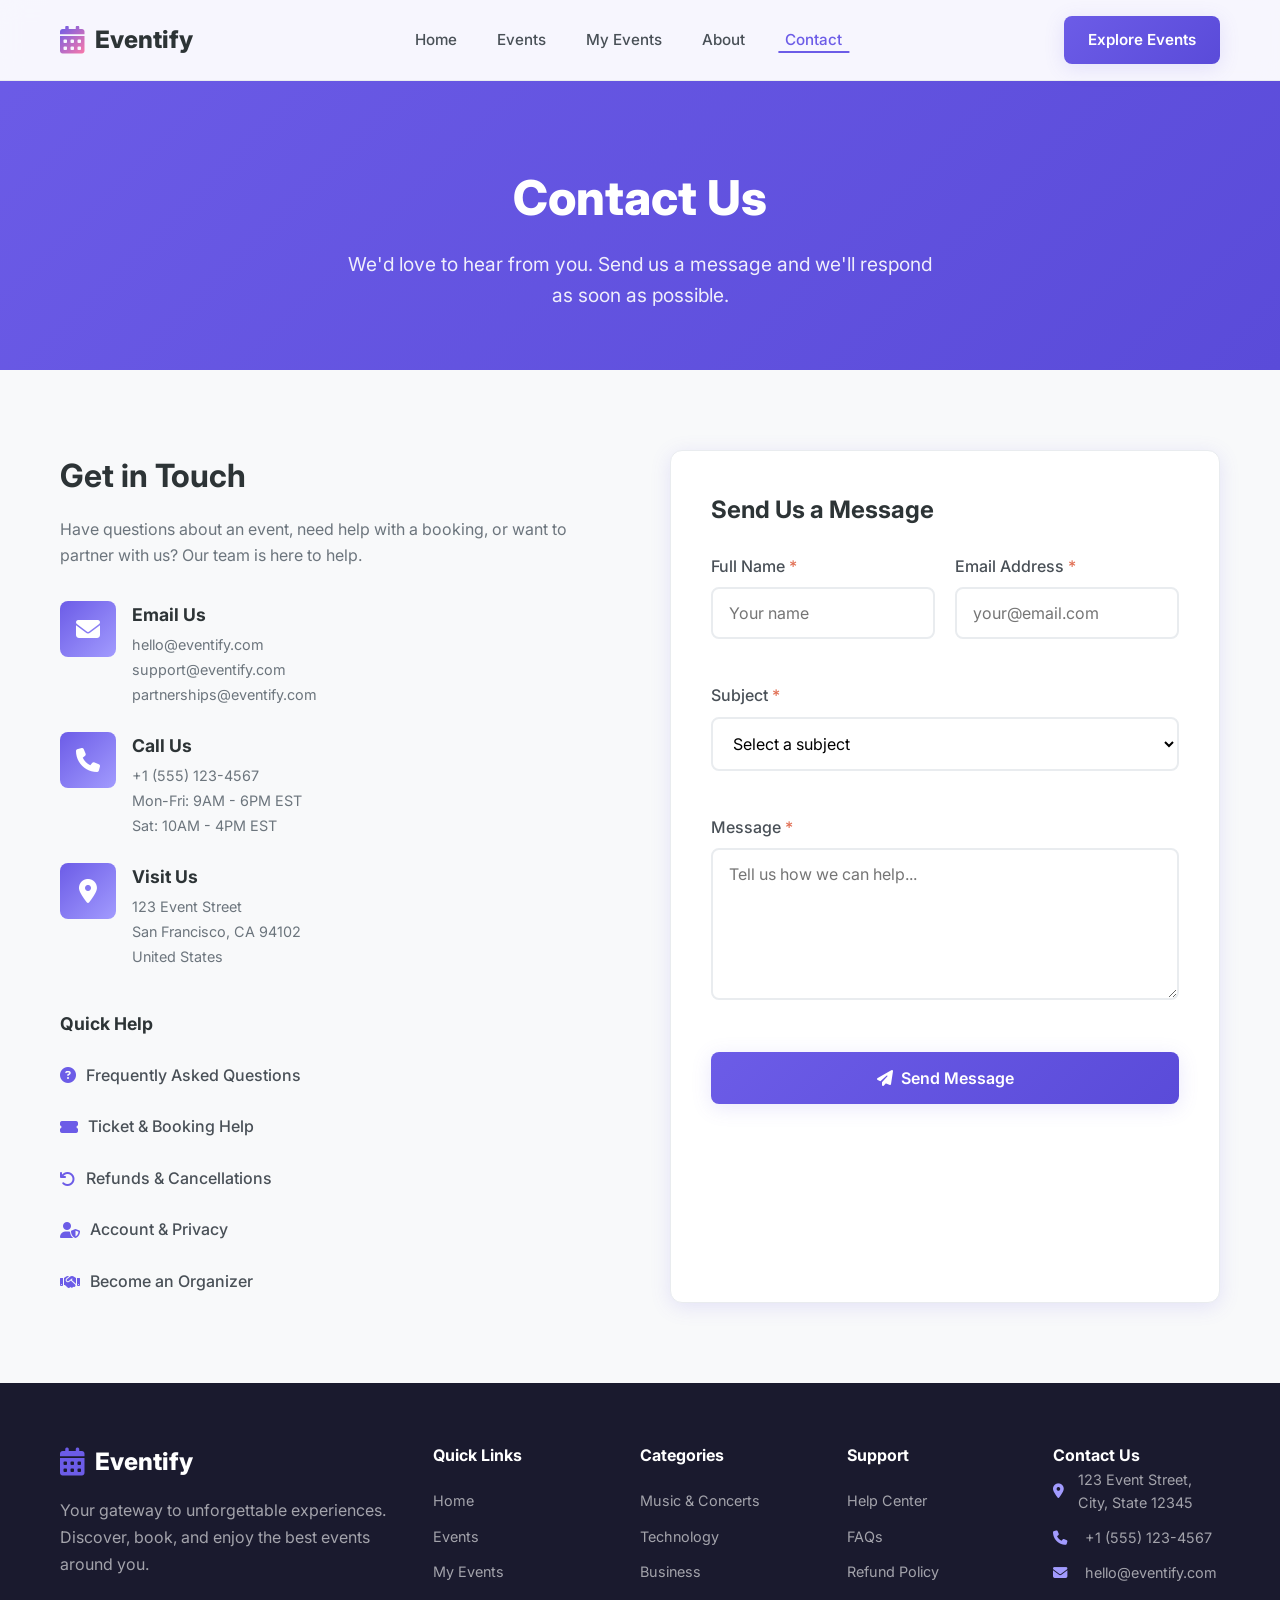
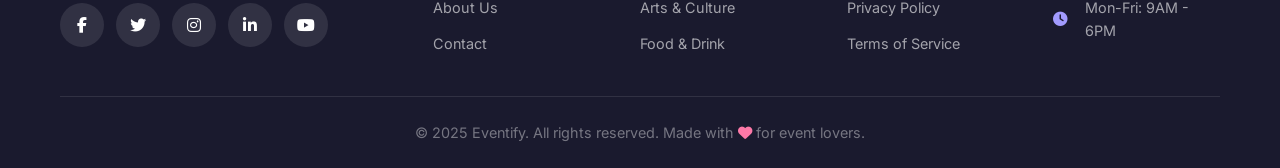
<file: contact.html>
<!DOCTYPE html>
<html lang="en">
<head>
    <meta charset="UTF-8">
    <meta name="viewport" content="width=device-width, initial-scale=1.0">
    <title>Contact Us - Eventify</title>
    <link rel="stylesheet" href="css/style.css">
    <link rel="preconnect" href="https://fonts.googleapis.com">
    <link rel="preconnect" href="https://fonts.gstatic.com" crossorigin>
    <link href="https://fonts.googleapis.com/css2?family=Inter:wght@300;400;500;600;700;800&display=swap" rel="stylesheet">
    <link rel="stylesheet" href="https://cdnjs.cloudflare.com/ajax/libs/font-awesome/6.5.1/css/all.min.css">
</head>
<body>
    <header class="header">
        <nav class="navbar" id="navbar">
            <div class="nav-container">
                <a href="index.html" class="logo">
                    <i class="fas fa-calendar-alt"></i>
                    <span>Eventify</span>
                </a>
                <ul class="nav-links" id="navLinks">
                    <li><a href="index.html">Home</a></li>
                    <li><a href="events.html">Events</a></li>
                    <li><a href="my-events.html">My Events</a></li>
                    <li><a href="about.html">About</a></li>
                    <li><a href="contact.html" class="active">Contact</a></li>
                </ul>
                <div class="nav-actions">
                    <a href="events.html" class="btn btn-primary">Explore Events</a>
                    <button class="mobile-menu-btn" id="mobileMenuBtn" aria-label="Toggle menu">
                        <i class="fas fa-bars"></i>
                    </button>
                </div>
            </div>
        </nav>
    </header>

    <main>
        <section class="page-header">
            <div class="container">
                <h1>Contact Us</h1>
                <p>We'd love to hear from you. Send us a message and we'll respond as soon as possible.</p>
            </div>
        </section>

        <section class="contact-section">
            <div class="container">
                <div class="contact-grid">
                    <div class="contact-info">
                        <h2>Get in Touch</h2>
                        <p>Have questions about an event, need help with a booking, or want to partner with us? Our team is here to help.</p>

                        <div class="contact-methods">
                            <div class="contact-method">
                                <div class="method-icon">
                                    <i class="fas fa-envelope"></i>
                                </div>
                                <div class="method-details">
                                    <h3>Email Us</h3>
                                    <p>hello@eventify.com</p>
                                    <p>support@eventify.com</p>
                                    <p>partnerships@eventify.com</p>
                                </div>
                            </div>
                            <div class="contact-method">
                                <div class="method-icon">
                                    <i class="fas fa-phone"></i>
                                </div>
                                <div class="method-details">
                                    <h3>Call Us</h3>
                                    <p>+1 (555) 123-4567</p>
                                    <p>Mon-Fri: 9AM - 6PM EST</p>
                                    <p>Sat: 10AM - 4PM EST</p>
                                </div>
                            </div>
                            <div class="contact-method">
                                <div class="method-icon">
                                    <i class="fas fa-map-marker-alt"></i>
                                </div>
                                <div class="method-details">
                                    <h3>Visit Us</h3>
                                    <p>123 Event Street</p>
                                    <p>San Francisco, CA 94102</p>
                                    <p>United States</p>
                                </div>
                            </div>
                        </div>

                        <div class="faq-links">
                            <h3>Quick Help</h3>
                            <ul>
                                <li><a href="#"><i class="fas fa-question-circle"></i> Frequently Asked Questions</a></li>
                                <li><a href="#"><i class="fas fa-ticket-alt"></i> Ticket & Booking Help</a></li>
                                <li><a href="#"><i class="fas fa-undo"></i> Refunds & Cancellations</a></li>
                                <li><a href="#"><i class="fas fa-user-shield"></i> Account & Privacy</a></li>
                                <li><a href="#"><i class="fas fa-handshake"></i> Become an Organizer</a></li>
                            </ul>
                        </div>
                    </div>

                    <div class="contact-form-container">
                        <div class="contact-form-card">
                            <h2>Send Us a Message</h2>
                            <form id="contactForm" class="contact-form" novalidate>
                                <div class="form-row">
                                    <div class="form-group">
                                        <label for="contactName">Full Name <span class="required">*</span></label>
                                        <input type="text" id="contactName" name="contactName" placeholder="Your name" required>
                                        <span class="error-message" id="contactNameError"></span>
                                    </div>
                                    <div class="form-group">
                                        <label for="contactEmail">Email Address <span class="required">*</span></label>
                                        <input type="email" id="contactEmail" name="contactEmail" placeholder="your@email.com" required>
                                        <span class="error-message" id="contactEmailError"></span>
                                    </div>
                                </div>
                                <div class="form-group">
                                    <label for="contactSubject">Subject <span class="required">*</span></label>
                                    <select id="contactSubject" name="contactSubject" required>
                                        <option value="">Select a subject</option>
                                        <option value="general">General Inquiry</option>
                                        <option value="booking">Booking & Tickets</option>
                                        <option value="refund">Refunds & Cancellations</option>
                                        <option value="technical">Technical Support</option>
                                        <option value="partnership">Partnership & Organizer</option>
                                        <option value="press">Press & Media</option>
                                        <option value="other">Other</option>
                                    </select>
                                    <span class="error-message" id="contactSubjectError"></span>
                                </div>
                                <div class="form-group">
                                    <label for="contactMessage">Message <span class="required">*</span></label>
                                    <textarea id="contactMessage" name="contactMessage" rows="6" placeholder="Tell us how we can help..." required></textarea>
                                    <span class="error-message" id="contactMessageError"></span>
                                </div>
                                <button type="submit" class="btn btn-primary btn-block btn-large">
                                    <i class="fas fa-paper-plane"></i>
                                    Send Message
                                </button>
                            </form>
                        </div>
                    </div>
                </div>
            </div>
        </section>

        <section class="contact-success" id="contactSuccess" style="display: none;">
            <div class="container">
                <div class="success-card">
                    <div class="success-icon">
                        <i class="fas fa-check-circle"></i>
                    </div>
                    <h2>Message Sent Successfully!</h2>
                    <p>Thank you for contacting us. We've received your message and will get back to you within 24 hours.</p>
                    <a href="contact.html" class="btn btn-primary">Send Another Message</a>
                </div>
            </div>
        </section>
    </main>

    <footer class="footer">
        <div class="container">
            <div class="footer-grid">
                <div class="footer-brand">
                    <div class="logo">
                        <i class="fas fa-calendar-alt"></i>
                        <span>Eventify</span>
                    </div>
                    <p>Your gateway to unforgettable experiences. Discover, book, and enjoy the best events around you.</p>
                    <div class="social-links">
                        <a href="#" aria-label="Facebook"><i class="fab fa-facebook-f"></i></a>
                        <a href="#" aria-label="Twitter"><i class="fab fa-twitter"></i></a>
                        <a href="#" aria-label="Instagram"><i class="fab fa-instagram"></i></a>
                        <a href="#" aria-label="LinkedIn"><i class="fab fa-linkedin-in"></i></a>
                        <a href="#" aria-label="YouTube"><i class="fab fa-youtube"></i></a>
                    </div>
                </div>
                <div class="footer-links">
                    <h4>Quick Links</h4>
                    <ul>
                        <li><a href="index.html">Home</a></li>
                        <li><a href="events.html">Events</a></li>
                        <li><a href="my-events.html">My Events</a></li>
                        <li><a href="about.html">About Us</a></li>
                        <li><a href="contact.html">Contact</a></li>
                    </ul>
                </div>
                <div class="footer-links">
                    <h4>Categories</h4>
                    <ul>
                        <li><a href="events.html?category=music">Music & Concerts</a></li>
                        <li><a href="events.html?category=tech">Technology</a></li>
                        <li><a href="events.html?category=business">Business</a></li>
                        <li><a href="events.html?category=arts">Arts & Culture</a></li>
                        <li><a href="events.html?category=food">Food & Drink</a></li>
                    </ul>
                </div>
                <div class="footer-links">
                    <h4>Support</h4>
                    <ul>
                        <li><a href="#">Help Center</a></li>
                        <li><a href="#">FAQs</a></li>
                        <li><a href="#">Refund Policy</a></li>
                        <li><a href="#">Privacy Policy</a></li>
                        <li><a href="#">Terms of Service</a></li>
                    </ul>
                </div>
                <div class="footer-contact">
                    <h4>Contact Us</h4>
                    <ul>
                        <li><i class="fas fa-map-marker-alt"></i> 123 Event Street, City, State 12345</li>
                        <li><i class="fas fa-phone"></i> +1 (555) 123-4567</li>
                        <li><i class="fas fa-envelope"></i> hello@eventify.com</li>
                        <li><i class="fas fa-clock"></i> Mon-Fri: 9AM - 6PM</li>
                    </ul>
                </div>
            </div>
            <div class="footer-bottom">
                <p>&copy; 2025 Eventify. All rights reserved. Made with <i class="fas fa-heart"></i> for event lovers.</p>
            </div>
        </div>
    </footer>

    <div class="toast-container" id="toastContainer"></div>

    <script src="js/main.js"></script>
</body>
</html>
</file>
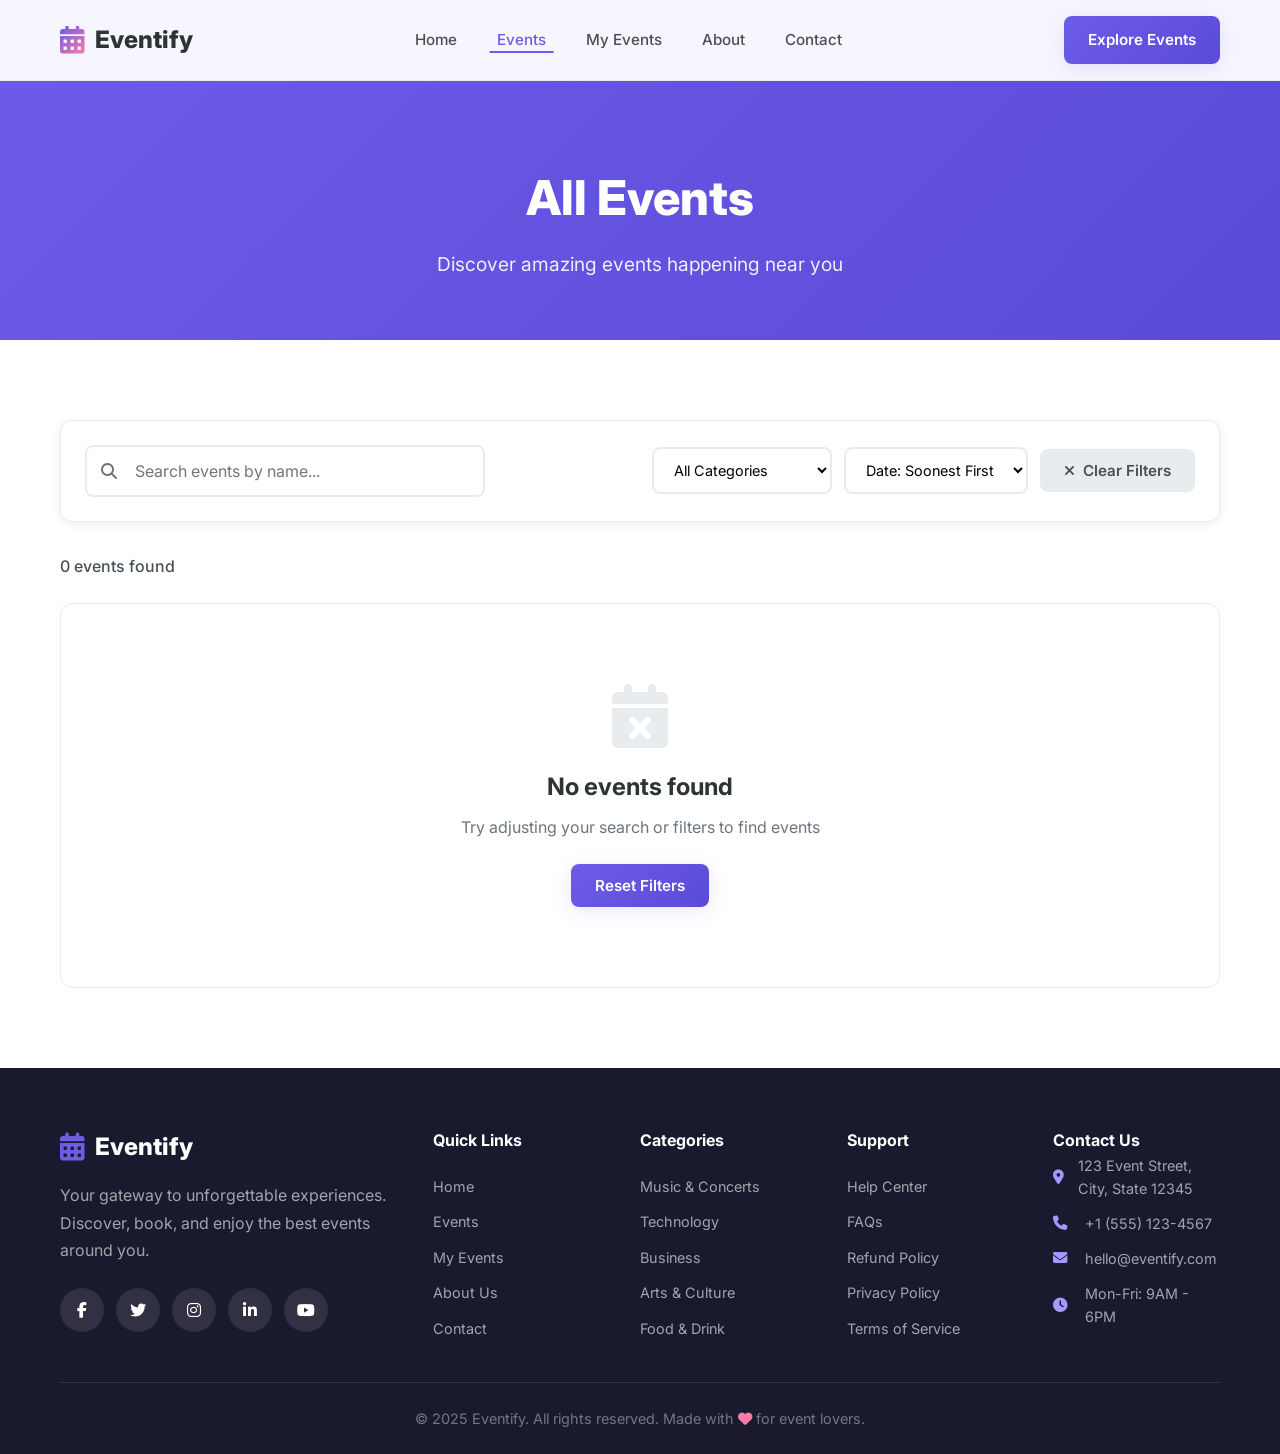
<file: event-details.html>
<!DOCTYPE html>
<html lang="en">
<head>
    <meta charset="UTF-8">
    <meta name="viewport" content="width=device-width, initial-scale=1.0">
    <title>Event Details - Eventify</title>
    <link rel="stylesheet" href="css/style.css">
    <link rel="preconnect" href="https://fonts.googleapis.com">
    <link rel="preconnect" href="https://fonts.gstatic.com" crossorigin>
    <link href="https://fonts.googleapis.com/css2?family=Inter:wght@300;400;500;600;700;800&display=swap" rel="stylesheet">
    <link rel="stylesheet" href="https://cdnjs.cloudflare.com/ajax/libs/font-awesome/6.5.1/css/all.min.css">
</head>
<body>
    <header class="header">
        <nav class="navbar" id="navbar">
            <div class="nav-container">
                <a href="index.html" class="logo">
                    <i class="fas fa-calendar-alt"></i>
                    <span>Eventify</span>
                </a>
                <ul class="nav-links" id="navLinks">
                    <li><a href="index.html">Home</a></li>
                    <li><a href="events.html">Events</a></li>
                    <li><a href="my-events.html">My Events</a></li>
                    <li><a href="about.html">About</a></li>
                    <li><a href="contact.html">Contact</a></li>
                </ul>
                <div class="nav-actions">
                    <a href="events.html" class="btn btn-primary">Explore Events</a>
                    <button class="mobile-menu-btn" id="mobileMenuBtn" aria-label="Toggle menu">
                        <i class="fas fa-bars"></i>
                    </button>
                </div>
            </div>
        </nav>
    </header>

    <main>
        <section class="event-details-section">
            <div class="container">
                <nav class="breadcrumb" id="breadcrumb">
                    <a href="index.html"><i class="fas fa-home"></i> Home</a>
                    <span><i class="fas fa-chevron-right"></i></span>
                    <a href="events.html">Events</a>
                    <span><i class="fas fa-chevron-right"></i></span>
                    <span id="breadcrumbEvent">Event Details</span>
                </nav>

                <div class="event-details-grid">
                    <div class="event-main">
                        <div class="event-banner" id="eventBanner">
                            <img id="eventBannerImg" src="" alt="Event banner">
                            <div class="event-banner-overlay">
                                <span class="event-category-badge" id="eventCategoryBadge"></span>
                            </div>
                        </div>

                        <div class="event-info">
                            <h1 id="eventTitle"></h1>
                            <div class="event-meta" id="eventMeta"></div>

                            <div class="event-description">
                                <h2>About This Event</h2>
                                <p id="eventDescription"></p>
                            </div>

                            <div class="event-details-list" id="eventDetailsList"></div>

                            <div class="event-organizer">
                                <h2>Organizer</h2>
                                <div class="organizer-info" id="organizerInfo"></div>
                            </div>
                        </div>
                    </div>

                    <div class="event-sidebar">
                        <div class="booking-card">
                            <div class="booking-header">
                                <h3>Book Tickets</h3>
                                <span class="booking-price" id="bookingPrice">$0</span>
                            </div>
                            <div class="booking-details" id="bookingDetails"></div>
                            <a href="#" class="btn btn-primary btn-block" id="registerBtn">
                                <i class="fas fa-ticket-alt"></i>
                                Register Now
                            </a>
                            <div class="booking-guarantees">
                                <div class="guarantee">
                                    <i class="fas fa-shield-alt"></i>
                                    <span>Secure Payment</span>
                                </div>
                                <div class="guarantee">
                                    <i class="fas fa-ticket-alt"></i>
                                    <span>Instant Confirmation</span>
                                </div>
                                <div class="guarantee">
                                    <i class="fas fa-undo"></i>
                                    <span>Easy Refunds</span>
                                </div>
                            </div>
                        </div>

                        <div class="share-card">
                            <h3>Share Event</h3>
                            <div class="share-buttons">
                                <button class="share-btn facebook" onclick="shareEvent('facebook')" aria-label="Share on Facebook">
                                    <i class="fab fa-facebook-f"></i>
                                </button>
                                <button class="share-btn twitter" onclick="shareEvent('twitter')" aria-label="Share on Twitter">
                                    <i class="fab fa-twitter"></i>
                                </button>
                                <button class="share-btn linkedin" onclick="shareEvent('linkedin')" aria-label="Share on LinkedIn">
                                    <i class="fab fa-linkedin-in"></i>
                                </button>
                                <button class="share-btn email" onclick="shareEvent('email')" aria-label="Share via Email">
                                    <i class="fas fa-envelope"></i>
                                </button>
                            </div>
                        </div>
                    </div>
                </div>
            </div>
        </section>

        <section class="related-events">
            <div class="container">
                <h2>You May Also Like</h2>
                <div class="events-grid" id="relatedEventsGrid"></div>
            </div>
        </section>
    </main>

    <footer class="footer">
        <div class="container">
            <div class="footer-grid">
                <div class="footer-brand">
                    <div class="logo">
                        <i class="fas fa-calendar-alt"></i>
                        <span>Eventify</span>
                    </div>
                    <p>Your gateway to unforgettable experiences. Discover, book, and enjoy the best events around you.</p>
                    <div class="social-links">
                        <a href="#" aria-label="Facebook"><i class="fab fa-facebook-f"></i></a>
                        <a href="#" aria-label="Twitter"><i class="fab fa-twitter"></i></a>
                        <a href="#" aria-label="Instagram"><i class="fab fa-instagram"></i></a>
                        <a href="#" aria-label="LinkedIn"><i class="fab fa-linkedin-in"></i></a>
                        <a href="#" aria-label="YouTube"><i class="fab fa-youtube"></i></a>
                    </div>
                </div>
                <div class="footer-links">
                    <h4>Quick Links</h4>
                    <ul>
                        <li><a href="index.html">Home</a></li>
                        <li><a href="events.html">Events</a></li>
                        <li><a href="my-events.html">My Events</a></li>
                        <li><a href="about.html">About Us</a></li>
                        <li><a href="contact.html">Contact</a></li>
                    </ul>
                </div>
                <div class="footer-links">
                    <h4>Categories</h4>
                    <ul>
                        <li><a href="events.html?category=music">Music & Concerts</a></li>
                        <li><a href="events.html?category=tech">Technology</a></li>
                        <li><a href="events.html?category=business">Business</a></li>
                        <li><a href="events.html?category=arts">Arts & Culture</a></li>
                        <li><a href="events.html?category=food">Food & Drink</a></li>
                    </ul>
                </div>
                <div class="footer-links">
                    <h4>Support</h4>
                    <ul>
                        <li><a href="#">Help Center</a></li>
                        <li><a href="#">FAQs</a></li>
                        <li><a href="#">Refund Policy</a></li>
                        <li><a href="#">Privacy Policy</a></li>
                        <li><a href="#">Terms of Service</a></li>
                    </ul>
                </div>
                <div class="footer-contact">
                    <h4>Contact Us</h4>
                    <ul>
                        <li><i class="fas fa-map-marker-alt"></i> 123 Event Street, City, State 12345</li>
                        <li><i class="fas fa-phone"></i> +1 (555) 123-4567</li>
                        <li><i class="fas fa-envelope"></i> hello@eventify.com</li>
                        <li><i class="fas fa-clock"></i> Mon-Fri: 9AM - 6PM</li>
                    </ul>
                </div>
            </div>
            <div class="footer-bottom">
                <p>&copy; 2025 Eventify. All rights reserved. Made with <i class="fas fa-heart"></i> for event lovers.</p>
            </div>
        </div>
    </footer>

    <div class="toast-container" id="toastContainer"></div>

    <script src="js/main.js"></script>
    <script src="js/events.js"></script>
</body>
</html>
</file>
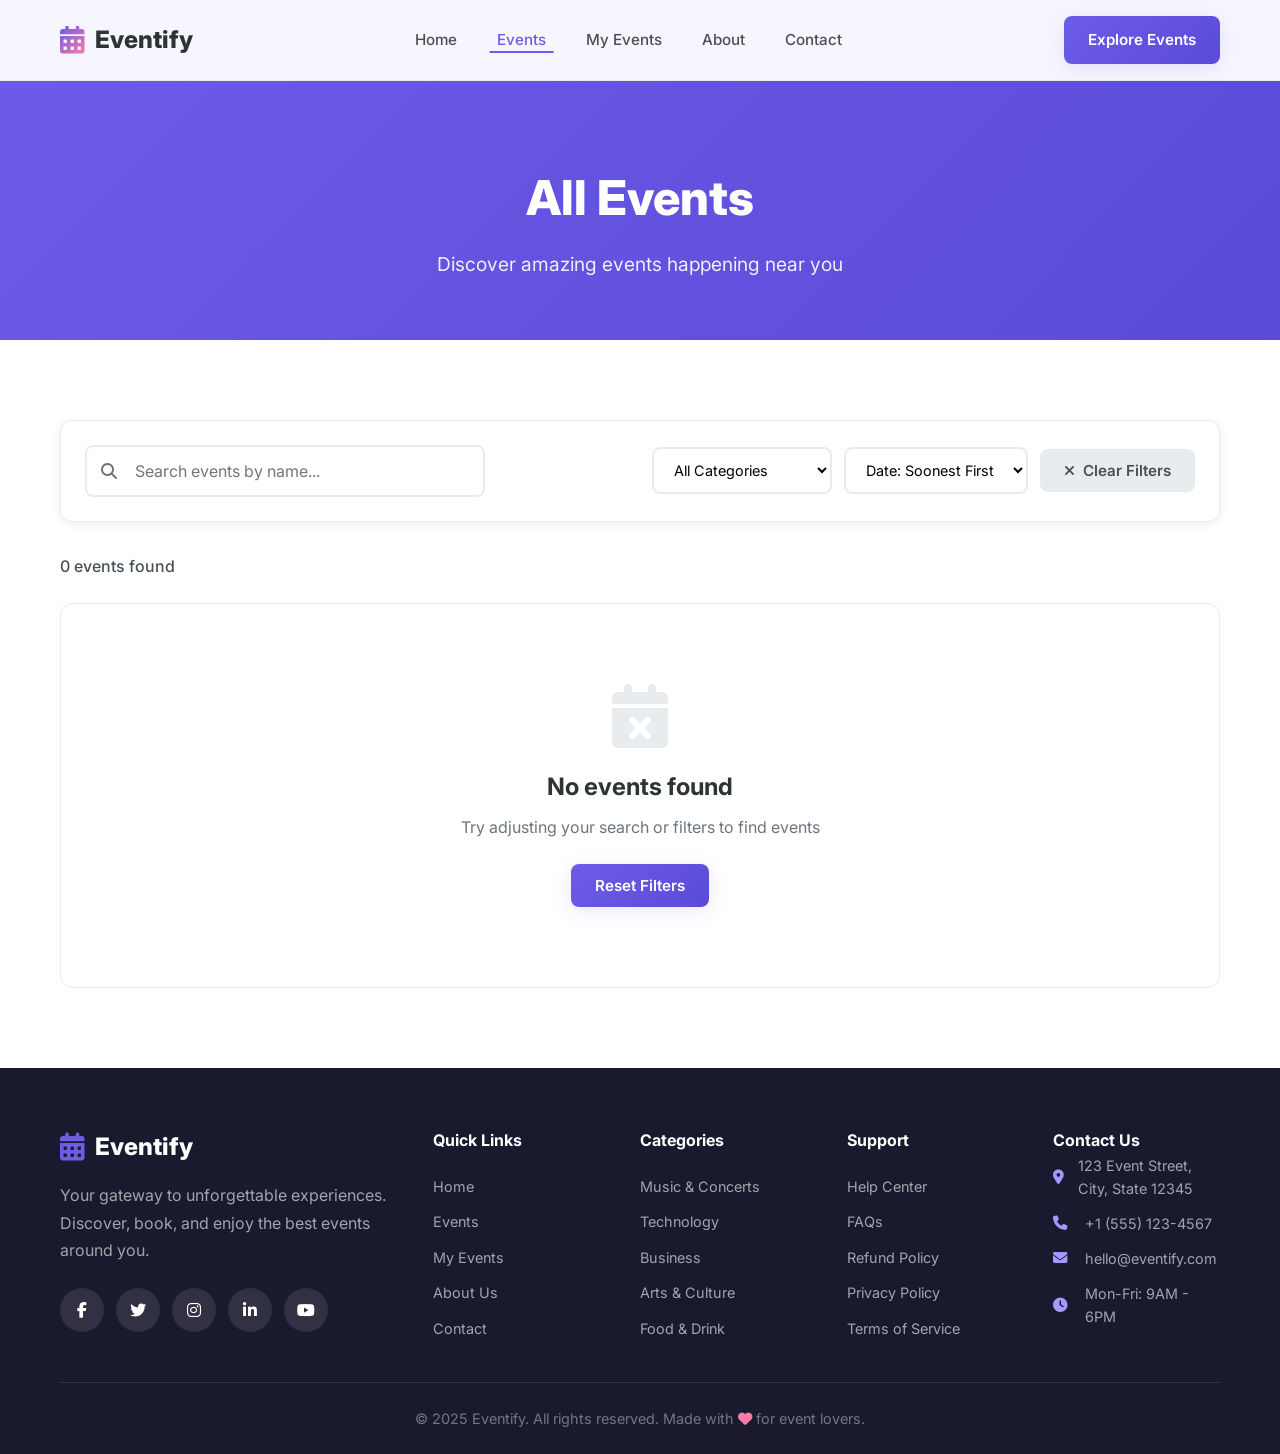
<file: events.html>
<!DOCTYPE html>
<html lang="en">
<head>
    <meta charset="UTF-8">
    <meta name="viewport" content="width=device-width, initial-scale=1.0">
    <title>Events - Eventify</title>
    <link rel="stylesheet" href="css/style.css">
    <link rel="preconnect" href="https://fonts.googleapis.com">
    <link rel="preconnect" href="https://fonts.gstatic.com" crossorigin>
    <link href="https://fonts.googleapis.com/css2?family=Inter:wght@300;400;500;600;700;800&display=swap" rel="stylesheet">
    <link rel="stylesheet" href="https://cdnjs.cloudflare.com/ajax/libs/font-awesome/6.5.1/css/all.min.css">
</head>
<body>
    <header class="header">
        <nav class="navbar" id="navbar">
            <div class="nav-container">
                <a href="index.html" class="logo">
                    <i class="fas fa-calendar-alt"></i>
                    <span>Eventify</span>
                </a>
                <ul class="nav-links" id="navLinks">
                    <li><a href="index.html">Home</a></li>
                    <li><a href="events.html" class="active">Events</a></li>
                    <li><a href="my-events.html">My Events</a></li>
                    <li><a href="about.html">About</a></li>
                    <li><a href="contact.html">Contact</a></li>
                </ul>
                <div class="nav-actions">
                    <a href="events.html" class="btn btn-primary">Explore Events</a>
                    <button class="mobile-menu-btn" id="mobileMenuBtn" aria-label="Toggle menu">
                        <i class="fas fa-bars"></i>
                    </button>
                </div>
            </div>
        </nav>
    </header>

    <main>
        <section class="page-header">
            <div class="container">
                <h1>All Events</h1>
                <p>Discover amazing events happening near you</p>
            </div>
        </section>

        <section class="events-section">
            <div class="container">
                <div class="events-toolbar">
                    <div class="search-box">
                        <i class="fas fa-search"></i>
                        <input type="text" id="searchInput" placeholder="Search events by name..." autocomplete="off">
                    </div>
                    <div class="filters">
                        <select id="categoryFilter" class="filter-select">
                            <option value="">All Categories</option>
                            <option value="music">Music & Concerts</option>
                            <option value="tech">Technology</option>
                            <option value="business">Business</option>
                            <option value="arts">Arts & Culture</option>
                            <option value="food">Food & Drink</option>
                            <option value="sports">Sports</option>
                            <option value="education">Education</option>
                            <option value="health">Health & Wellness</option>
                        </select>
                        <select id="sortFilter" class="filter-select">
                            <option value="date-asc">Date: Soonest First</option>
                            <option value="date-desc">Date: Latest First</option>
                            <option value="price-asc">Price: Low to High</option>
                            <option value="price-desc">Price: High to Low</option>
                            <option value="name-asc">Name: A to Z</option>
                            <option value="name-desc">Name: Z to A</option>
                        </select>
                        <button class="btn btn-secondary" id="clearFiltersBtn">
                            <i class="fas fa-times"></i> Clear Filters
                        </button>
                    </div>
                </div>

                <div class="events-results">
                    <div class="results-info">
                        <span id="resultsCount">0 events found</span>
                    </div>
                    <div class="events-grid" id="eventsGrid"></div>
                    <div class="empty-state" id="emptyState" style="display: none;">
                        <i class="fas fa-calendar-times"></i>
                        <h3>No events found</h3>
                        <p>Try adjusting your search or filters to find events</p>
                        <button class="btn btn-primary" id="resetFiltersBtn">Reset Filters</button>
                    </div>
                </div>
            </div>
        </section>
    </main>

    <footer class="footer">
        <div class="container">
            <div class="footer-grid">
                <div class="footer-brand">
                    <div class="logo">
                        <i class="fas fa-calendar-alt"></i>
                        <span>Eventify</span>
                    </div>
                    <p>Your gateway to unforgettable experiences. Discover, book, and enjoy the best events around you.</p>
                    <div class="social-links">
                        <a href="#" aria-label="Facebook"><i class="fab fa-facebook-f"></i></a>
                        <a href="#" aria-label="Twitter"><i class="fab fa-twitter"></i></a>
                        <a href="#" aria-label="Instagram"><i class="fab fa-instagram"></i></a>
                        <a href="#" aria-label="LinkedIn"><i class="fab fa-linkedin-in"></i></a>
                        <a href="#" aria-label="YouTube"><i class="fab fa-youtube"></i></a>
                    </div>
                </div>
                <div class="footer-links">
                    <h4>Quick Links</h4>
                    <ul>
                        <li><a href="index.html">Home</a></li>
                        <li><a href="events.html">Events</a></li>
                        <li><a href="my-events.html">My Events</a></li>
                        <li><a href="about.html">About Us</a></li>
                        <li><a href="contact.html">Contact</a></li>
                    </ul>
                </div>
                <div class="footer-links">
                    <h4>Categories</h4>
                    <ul>
                        <li><a href="events.html?category=music">Music & Concerts</a></li>
                        <li><a href="events.html?category=tech">Technology</a></li>
                        <li><a href="events.html?category=business">Business</a></li>
                        <li><a href="events.html?category=arts">Arts & Culture</a></li>
                        <li><a href="events.html?category=food">Food & Drink</a></li>
                    </ul>
                </div>
                <div class="footer-links">
                    <h4>Support</h4>
                    <ul>
                        <li><a href="#">Help Center</a></li>
                        <li><a href="#">FAQs</a></li>
                        <li><a href="#">Refund Policy</a></li>
                        <li><a href="#">Privacy Policy</a></li>
                        <li><a href="#">Terms of Service</a></li>
                    </ul>
                </div>
                <div class="footer-contact">
                    <h4>Contact Us</h4>
                    <ul>
                        <li><i class="fas fa-map-marker-alt"></i> 123 Event Street, City, State 12345</li>
                        <li><i class="fas fa-phone"></i> +1 (555) 123-4567</li>
                        <li><i class="fas fa-envelope"></i> hello@eventify.com</li>
                        <li><i class="fas fa-clock"></i> Mon-Fri: 9AM - 6PM</li>
                    </ul>
                </div>
            </div>
            <div class="footer-bottom">
                <p>&copy; 2025 Eventify. All rights reserved. Made with <i class="fas fa-heart"></i> for event lovers.</p>
            </div>
        </div>
    </footer>

    <div class="toast-container" id="toastContainer"></div>

    <script src="js/main.js"></script>
    <script src="js/events.js"></script>
</body>
</html>
</file>
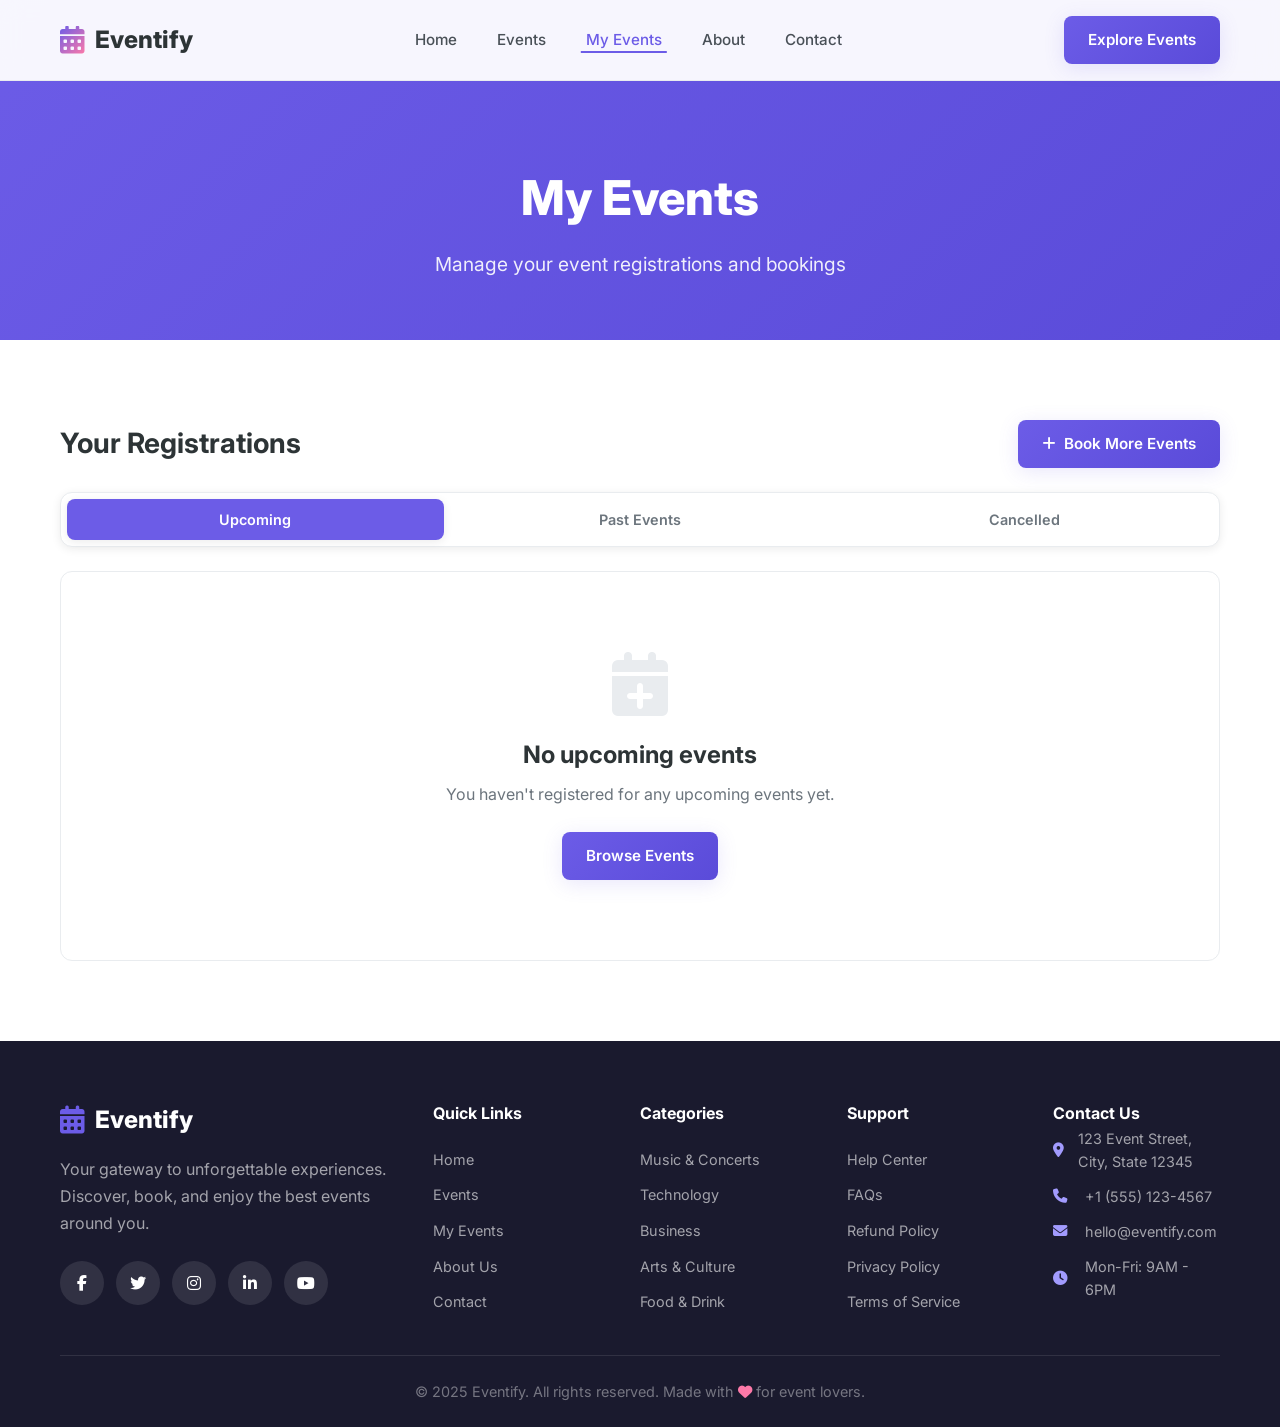
<file: my-events.html>
<!DOCTYPE html>
<html lang="en">
<head>
    <meta charset="UTF-8">
    <meta name="viewport" content="width=device-width, initial-scale=1.0">
    <title>My Events - Eventify</title>
    <link rel="stylesheet" href="css/style.css">
    <link rel="preconnect" href="https://fonts.googleapis.com">
    <link rel="preconnect" href="https://fonts.gstatic.com" crossorigin>
    <link href="https://fonts.googleapis.com/css2?family=Inter:wght@300;400;500;600;700;800&display=swap" rel="stylesheet">
    <link rel="stylesheet" href="https://cdnjs.cloudflare.com/ajax/libs/font-awesome/6.5.1/css/all.min.css">
</head>
<body>
    <header class="header">
        <nav class="navbar" id="navbar">
            <div class="nav-container">
                <a href="index.html" class="logo">
                    <i class="fas fa-calendar-alt"></i>
                    <span>Eventify</span>
                </a>
                <ul class="nav-links" id="navLinks">
                    <li><a href="index.html">Home</a></li>
                    <li><a href="events.html">Events</a></li>
                    <li><a href="my-events.html" class="active">My Events</a></li>
                    <li><a href="about.html">About</a></li>
                    <li><a href="contact.html">Contact</a></li>
                </ul>
                <div class="nav-actions">
                    <a href="events.html" class="btn btn-primary">Explore Events</a>
                    <button class="mobile-menu-btn" id="mobileMenuBtn" aria-label="Toggle menu">
                        <i class="fas fa-bars"></i>
                    </button>
                </div>
            </div>
        </nav>
    </header>

    <main>
        <section class="page-header">
            <div class="container">
                <h1>My Events</h1>
                <p>Manage your event registrations and bookings</p>
            </div>
        </section>

        <section class="my-events-section">
            <div class="container">
                <div class="my-events-header">
                    <h2>Your Registrations</h2>
                    <a href="events.html" class="btn btn-primary">
                        <i class="fas fa-plus"></i>
                        Book More Events
                    </a>
                </div>

                <div class="my-events-tabs">
                    <button class="tab-btn active" data-tab="upcoming">Upcoming</button>
                    <button class="tab-btn" data-tab="past">Past Events</button>
                    <button class="tab-btn" data-tab="cancelled">Cancelled</button>
                </div>

                <div class="tab-content">
                    <div class="tab-pane active" id="upcomingPane">
                        <div class="events-list" id="upcomingEventsList"></div>
                        <div class="empty-state" id="upcomingEmpty" style="display: none;">
                            <i class="fas fa-calendar-plus"></i>
                            <h3>No upcoming events</h3>
                            <p>You haven't registered for any upcoming events yet.</p>
                            <a href="events.html" class="btn btn-primary">Browse Events</a>
                        </div>
                    </div>
                    <div class="tab-pane" id="pastPane">
                        <div class="events-list" id="pastEventsList"></div>
                        <div class="empty-state" id="pastEmpty" style="display: none;">
                            <i class="fas fa-history"></i>
                            <h3>No past events</h3>
                            <p>Your past event history will appear here.</p>
                        </div>
                    </div>
                    <div class="tab-pane" id="cancelledPane">
                        <div class="events-list" id="cancelledEventsList"></div>
                        <div class="empty-state" id="cancelledEmpty" style="display: none;">
                            <i class="fas fa-calendar-times"></i>
                            <h3>No cancelled events</h3>
                            <p>Your cancelled registrations will appear here.</p>
                        </div>
                    </div>
                </div>
            </div>
        </section>
    </main>

    <div class="confirm-modal" id="cancelConfirmModal" style="display: none;">
        <div class="modal-overlay"></div>
        <div class="modal-content confirm-modal-content">
            <h3>Cancel Registration</h3>
            <p>Are you sure you want to cancel your registration for <span id="cancelEventName"></span>?</p>
            <p class="warning-text">This action cannot be undone. Your tickets will be released and refunded according to the event's cancellation policy.</p>
            <div class="modal-actions">
                <button class="btn btn-secondary" id="cancelNoBtn">Keep Registration</button>
                <button class="btn btn-danger" id="cancelYesBtn">Yes, Cancel</button>
            </div>
        </div>
    </div>

    <footer class="footer">
        <div class="container">
            <div class="footer-grid">
                <div class="footer-brand">
                    <div class="logo">
                        <i class="fas fa-calendar-alt"></i>
                        <span>Eventify</span>
                    </div>
                    <p>Your gateway to unforgettable experiences. Discover, book, and enjoy the best events around you.</p>
                    <div class="social-links">
                        <a href="#" aria-label="Facebook"><i class="fab fa-facebook-f"></i></a>
                        <a href="#" aria-label="Twitter"><i class="fab fa-twitter"></i></a>
                        <a href="#" aria-label="Instagram"><i class="fab fa-instagram"></i></a>
                        <a href="#" aria-label="LinkedIn"><i class="fab fa-linkedin-in"></i></a>
                        <a href="#" aria-label="YouTube"><i class="fab fa-youtube"></i></a>
                    </div>
                </div>
                <div class="footer-links">
                    <h4>Quick Links</h4>
                    <ul>
                        <li><a href="index.html">Home</a></li>
                        <li><a href="events.html">Events</a></li>
                        <li><a href="my-events.html">My Events</a></li>
                        <li><a href="about.html">About Us</a></li>
                        <li><a href="contact.html">Contact</a></li>
                    </ul>
                </div>
                <div class="footer-links">
                    <h4>Categories</h4>
                    <ul>
                        <li><a href="events.html?category=music">Music & Concerts</a></li>
                        <li><a href="events.html?category=tech">Technology</a></li>
                        <li><a href="events.html?category=business">Business</a></li>
                        <li><a href="events.html?category=arts">Arts & Culture</a></li>
                        <li><a href="events.html?category=food">Food & Drink</a></li>
                    </ul>
                </div>
                <div class="footer-links">
                    <h4>Support</h4>
                    <ul>
                        <li><a href="#">Help Center</a></li>
                        <li><a href="#">FAQs</a></li>
                        <li><a href="#">Refund Policy</a></li>
                        <li><a href="#">Privacy Policy</a></li>
                        <li><a href="#">Terms of Service</a></li>
                    </ul>
                </div>
                <div class="footer-contact">
                    <h4>Contact Us</h4>
                    <ul>
                        <li><i class="fas fa-map-marker-alt"></i> 123 Event Street, City, State 12345</li>
                        <li><i class="fas fa-phone"></i> +1 (555) 123-4567</li>
                        <li><i class="fas fa-envelope"></i> hello@eventify.com</li>
                        <li><i class="fas fa-clock"></i> Mon-Fri: 9AM - 6PM</li>
                    </ul>
                </div>
            </div>
            <div class="footer-bottom">
                <p>&copy; 2025 Eventify. All rights reserved. Made with <i class="fas fa-heart"></i> for event lovers.</p>
            </div>
        </div>
    </footer>

    <div class="toast-container" id="toastContainer"></div>

    <script src="js/main.js"></script>
    <script src="js/my-events.js"></script>
</body>
</html>
</file>
<file: css/style.css>
* {
    margin: 0;
    padding: 0;
    box-sizing: border-box;
}

:root {
    --primary: #6c5ce7;
    --primary-dark: #5a4bd9;
    --primary-light: #a29bfe;
    --secondary: #fd79a8;
    --accent: #00cec9;
    --white: #ffffff;
    --light: #f8f9fa;
    --light-gray: #e9ecef;
    --gray: #6c757d;
    --dark-gray: #495057;
    --dark: #2d3436;
    --darker: #1a1a2e;
    --success: #00b894;
    --warning: #fdcb6e;
    --danger: #e17055;
    --shadow: 0 4px 20px rgba(108, 92, 231, 0.15);
    --shadow-hover: 0 8px 30px rgba(108, 92, 231, 0.25);
    --shadow-card: 0 2px 10px rgba(0, 0, 0, 0.08);
    --radius: 12px;
    --radius-sm: 8px;
    --transition: all 0.3s ease;
    --font-main: 'Inter', -apple-system, BlinkMacSystemFont, sans-serif;
}

html {
    scroll-behavior: smooth;
}

body {
    font-family: var(--font-main);
    background-color: var(--white);
    color: var(--dark);
    line-height: 1.6;
    overflow-x: hidden;
}

a {
    text-decoration: none;
    color: inherit;
    transition: var(--transition);
}

ul {
    list-style: none;
}

img {
    max-width: 100%;
    height: auto;
    display: block;
}

button {
    font-family: inherit;
    cursor: pointer;
    border: none;
    background: none;
}

input,
select,
textarea {
    font-family: inherit;
    font-size: 1rem;
}

.container {
    max-width: 1200px;
    margin: 0 auto;
    padding: 0 20px;
}

.section-header {
    text-align: center;
    margin-bottom: 40px;
}

.section-header h2 {
    font-size: 2.5rem;
    font-weight: 700;
    color: var(--dark);
    margin-bottom: 10px;
}

.section-header p {
    font-size: 1.1rem;
    color: var(--gray);
}

.view-all {
    display: inline-flex;
    align-items: center;
    gap: 8px;
    margin-top: 16px;
    color: var(--primary);
    font-weight: 600;
    font-size: 0.95rem;
}

.view-all:hover {
    color: var(--primary-dark);
    gap: 12px;
}

.btn {
    display: inline-flex;
    align-items: center;
    justify-content: center;
    gap: 8px;
    padding: 12px 24px;
    border-radius: var(--radius-sm);
    font-weight: 600;
    font-size: 0.95rem;
    transition: var(--transition);
    white-space: nowrap;
}

.btn-primary {
    background: linear-gradient(135deg, var(--primary), var(--primary-dark));
    color: var(--white);
    box-shadow: var(--shadow);
}

.btn-primary:hover {
    transform: translateY(-2px);
    box-shadow: var(--shadow-hover);
}

.btn-primary:active {
    transform: translateY(0);
}

.btn-outline {
    background: transparent;
    color: var(--primary);
    border: 2px solid var(--primary);
}

.btn-outline:hover {
    background: var(--primary);
    color: var(--white);
}

.btn-secondary {
    background: var(--light-gray);
    color: var(--dark-gray);
}

.btn-secondary:hover {
    background: var(--gray);
    color: var(--white);
}

.btn-danger {
    background: var(--danger);
    color: var(--white);
}

.btn-danger:hover {
    background: #d63031;
}

.btn-large {
    padding: 16px 32px;
    font-size: 1rem;
}

.btn-block {
    width: 100%;
}

.btn-sm {
    padding: 8px 16px;
    font-size: 0.85rem;
}

.required {
    color: var(--danger);
}

.toast-container {
    position: fixed;
    top: 20px;
    right: 20px;
    z-index: 10000;
    display: flex;
    flex-direction: column;
    gap: 10px;
}

.toast {
    padding: 16px 24px;
    border-radius: var(--radius-sm);
    background: var(--white);
    box-shadow: var(--shadow-hover);
    display: flex;
    align-items: center;
    gap: 12px;
    min-width: 300px;
    max-width: 450px;
    animation: slideIn 0.3s ease;
}

.toast.success {
    border-left: 4px solid var(--success);
}

.toast.error {
    border-left: 4px solid var(--danger);
}

.toast.warning {
    border-left: 4px solid var(--warning);
}

.toast.info {
    border-left: 4px solid var(--primary);
}

.toast i {
    font-size: 1.25rem;
}

.toast.success i { color: var(--success); }
.toast.error i { color: var(--danger); }
.toast.warning i { color: var(--warning); }
.toast.info i { color: var(--primary); }

@keyframes slideIn {
    from { opacity: 0; transform: translateX(100px); }
    to { opacity: 1; transform: translateX(0); }
}

.header {
    position: fixed;
    top: 0;
    left: 0;
    right: 0;
    z-index: 1000;
    background: rgba(255, 255, 255, 0.95);
    backdrop-filter: blur(10px);
    border-bottom: 1px solid var(--light-gray);
    transition: var(--transition);
}

.header.scrolled {
    box-shadow: var(--shadow-card);
}

.navbar {
    padding: 16px 0;
}

.nav-container {
    max-width: 1200px;
    margin: 0 auto;
    padding: 0 20px;
    display: flex;
    align-items: center;
    justify-content: space-between;
}

.logo {
    display: flex;
    align-items: center;
    gap: 10px;
    font-size: 1.5rem;
    font-weight: 800;
    color: var(--dark);
}

.logo i {
    font-size: 1.75rem;
    background: linear-gradient(135deg, var(--primary), var(--secondary));
    -webkit-background-clip: text;
    -webkit-text-fill-color: transparent;
    background-clip: text;
}

.nav-links {
    display: flex;
    align-items: center;
    gap: 8px;
}

.nav-links a {
    padding: 10px 16px;
    border-radius: var(--radius-sm);
    font-weight: 500;
    font-size: 0.95rem;
    color: var(--dark-gray);
    position: relative;
}

.nav-links a::after {
    content: '';
    position: absolute;
    bottom: 6px;
    left: 50%;
    width: 0;
    height: 2px;
    background: var(--primary);
    transition: var(--transition);
    transform: translateX(-50%);
}

.nav-links a:hover,
.nav-links a.active {
    color: var(--primary);
}

.nav-links a:hover::after,
.nav-links a.active::after {
    width: 80%;
}

.nav-actions {
    display: flex;
    align-items: center;
    gap: 16px;
}

.mobile-menu-btn {
    display: none;
    width: 44px;
    height: 44px;
    border-radius: var(--radius-sm);
    background: var(--light);
    color: var(--dark);
    align-items: center;
    justify-content: center;
}

.hero {
    min-height: 100vh;
    display: flex;
    align-items: center;
    position: relative;
    padding: 120px 0 80px;
    overflow: hidden;
}

.hero-bg {
    position: absolute;
    inset: 0;
    background: linear-gradient(135deg, #1a1a2e 0%, #16213e 50%, #0f3460 100%);
    z-index: -1;
}

.hero-bg::before {
    content: '';
    position: absolute;
    inset: 0;
    background: url("data:image/svg+xml,%3Csvg viewBox='0 0 400 400' xmlns='http://www.w3.org/2000/svg'%3E%3Cfilter id='noiseFilter'%3E%3CfeTurbulence type='fractalNoise' baseFrequency='0.9' numOctaves='3' stitchTiles='stitch'/%3E%3C/filter%3E%3Crect width='100%25' height='100%25' filter='url(%23noiseFilter)'/%3E%3C/svg%3E");
    opacity: 0.03;
}

.hero-content {
    display: grid;
    grid-template-columns: 1fr 1fr;
    gap: 60px;
    align-items: center;
    max-width: 1200px;
    margin: 0 auto;
    padding: 0 20px;
}

.hero-badge {
    display: inline-flex;
    align-items: center;
    gap: 8px;
    padding: 8px 16px;
    background: rgba(108, 92, 231, 0.15);
    border-radius: 50px;
    color: var(--primary-light);
    font-weight: 600;
    font-size: 0.9rem;
    margin-bottom: 24px;
}

.hero-text h1 {
    font-size: 3.5rem;
    font-weight: 800;
    line-height: 1.2;
    color: var(--white);
    margin-bottom: 20px;
}

.hero-text p {
    font-size: 1.2rem;
    color: rgba(255, 255, 255, 0.8);
    margin-bottom: 32px;
    max-width: 500px;
}

.hero-buttons {
    display: flex;
    gap: 16px;
    margin-bottom: 40px;
    flex-wrap: wrap;
}

.hero-stats {
    display: grid;
    grid-template-columns: repeat(4, 1fr);
    gap: 24px;
}

.stat {
    text-align: center;
    padding: 20px;
    background: rgba(255, 255, 255, 0.05);
    border-radius: var(--radius);
    backdrop-filter: blur(10px);
    border: 1px solid rgba(255, 255, 255, 0.1);
}

.stat-number {
    display: block;
    font-size: 2.5rem;
    font-weight: 800;
    color: var(--white);
    line-height: 1;
    margin-bottom: 4px;
}

.stat-label {
    font-size: 0.85rem;
    color: rgba(255, 255, 255, 0.6);
}

.hero-image-wrapper {
    position: relative;
    border-radius: var(--radius);
    overflow: hidden;
    box-shadow: var(--shadow-hover);
}

.hero-img {
    width: 100%;
    height: 500px;
    object-fit: cover;
}

.floating-card {
    position: absolute;
    background: var(--white);
    padding: 16px 24px;
    border-radius: var(--radius);
    display: flex;
    align-items: center;
    gap: 12px;
    box-shadow: var(--shadow);
    animation: float 3s ease-in-out infinite;
    font-weight: 600;
    color: var(--dark);
}

.floating-card i {
    font-size: 1.5rem;
    background: linear-gradient(135deg, var(--primary), var(--secondary));
    -webkit-background-clip: text;
    -webkit-text-fill-color: transparent;
    background-clip: text;
}

.card-1 {
    top: 30px;
    right: -30px;
    animation-delay: 0s;
}

.card-2 {
    bottom: 80px;
    left: -40px;
    animation-delay: 1s;
}

.card-3 {
    bottom: 30px;
    right: 30px;
    animation-delay: 2s;
}

@keyframes float {
    0%, 100% { transform: translateY(0); }
    50% { transform: translateY(-15px); }
}

.page-header {
    padding: 160px 0 60px;
    text-align: center;
    background: linear-gradient(135deg, var(--primary) 0%, var(--primary-dark) 100%);
    color: var(--white);
}

.page-header.about-hero {
    background: linear-gradient(135deg, #1a1a2e 0%, #16213e 100%);
}

.page-header h1 {
    font-size: 3rem;
    font-weight: 800;
    margin-bottom: 12px;
}

.page-header p {
    font-size: 1.2rem;
    opacity: 0.9;
    max-width: 600px;
    margin: 0 auto;
}

.featured-events,
.categories,
.why-choose-us,
.cta-section,
.events-section,
.event-details-section,
.related-events,
.registration-section,
.my-events-section,
.about-story,
.about-mission,
.about-stats,
.about-team,
.about-cta,
.contact-section {
    padding: 80px 0;
}

.featured-events,
.why-choose-us,
.related-events {
    background: var(--light);
}

.categories {
    background: var(--white);
}

.cta-section {
    background: linear-gradient(135deg, var(--primary) 0%, var(--primary-dark) 100%);
    color: var(--white);
}

.cta-section .section-header h2,
.cta-section .section-header p {
    color: var(--white);
}

.cta-content {
    text-align: center;
    max-width: 700px;
    margin: 0 auto;
}

.cta-content h2 {
    font-size: 2.5rem;
    font-weight: 700;
    margin-bottom: 16px;
}

.cta-content p {
    font-size: 1.1rem;
    opacity: 0.9;
    margin-bottom: 32px;
}

.events-grid {
    display: grid;
    grid-template-columns: repeat(auto-fill, minmax(320px, 1fr));
    gap: 24px;
}

.event-card {
    background: var(--white);
    border-radius: var(--radius);
    overflow: hidden;
    box-shadow: var(--shadow-card);
    transition: var(--transition);
    border: 1px solid var(--light-gray);
}

.event-card:hover {
    transform: translateY(-8px);
    box-shadow: var(--shadow-hover);
}

.event-card-image {
    position: relative;
    height: 200px;
    overflow: hidden;
}

.event-card-image img {
    width: 100%;
    height: 100%;
    object-fit: cover;
    transition: transform 0.5s ease;
}

.event-card:hover .event-card-image img {
    transform: scale(1.05);
}

.event-category {
    position: absolute;
    top: 16px;
    left: 16px;
    padding: 6px 12px;
    background: var(--white);
    border-radius: 50px;
    font-size: 0.75rem;
    font-weight: 600;
    color: var(--primary);
    text-transform: uppercase;
    letter-spacing: 0.5px;
    box-shadow: var(--shadow-card);
}

.event-favorite {
    position: absolute;
    top: 16px;
    right: 16px;
    width: 40px;
    height: 40px;
    border-radius: 50%;
    background: var(--white);
    display: flex;
    align-items: center;
    justify-content: center;
    color: var(--gray);
    box-shadow: var(--shadow-card);
    transition: var(--transition);
}

.event-favorite:hover {
    color: var(--danger);
    background: #fff5f5;
}

.event-favorite.active {
    color: var(--danger);
}

.event-card-content {
    padding: 24px;
}

.event-card-title {
    font-size: 1.25rem;
    font-weight: 700;
    color: var(--dark);
    margin-bottom: 12px;
    line-height: 1.3;
}

.event-card-meta {
    display: flex;
    flex-direction: column;
    gap: 8px;
    margin-bottom: 16px;
}

.event-card-meta-item {
    display: flex;
    align-items: center;
    gap: 10px;
    font-size: 0.9rem;
    color: var(--gray);
}

.event-card-meta-item i {
    width: 20px;
    color: var(--primary);
    font-size: 0.9rem;
}

.event-card-footer {
    display: flex;
    align-items: center;
    justify-content: space-between;
    padding-top: 16px;
    border-top: 1px solid var(--light-gray);
}

.event-price {
    font-size: 1.25rem;
    font-weight: 700;
    color: var(--primary);
}

.event-price.free {
    color: var(--success);
}

.event-card-btn {
    padding: 10px 20px;
    font-size: 0.85rem;
}

.categories-grid {
    display: grid;
    grid-template-columns: repeat(auto-fit, minmax(180px, 1fr));
    gap: 20px;
}

.category-card {
    position: relative;
    height: 200px;
    border-radius: var(--radius);
    overflow: hidden;
    display: flex;
    flex-direction: column;
    align-items: center;
    justify-content: center;
    text-align: center;
    padding: 24px;
    color: var(--white);
    transition: var(--transition);
}

.category-card img {
    position: absolute;
    inset: 0;
    width: 100%;
    height: 100%;
    object-fit: cover;
    z-index: -1;
}

.category-card::before {
    content: '';
    position: absolute;
    inset: 0;
    background: linear-gradient(135deg, rgba(108, 92, 231, 0.8), rgba(253, 121, 168, 0.8));
    z-index: -1;
}

.category-card:hover {
    transform: translateY(-8px);
    box-shadow: var(--shadow-hover);
}

.category-card i {
    font-size: 2.5rem;
    margin-bottom: 12px;
}

.category-card h3 {
    font-size: 1.25rem;
    font-weight: 700;
    margin-bottom: 4px;
}

.category-card span {
    font-size: 0.85rem;
    opacity: 0.9;
}

.features-grid {
    display: grid;
    grid-template-columns: repeat(auto-fit, minmax(280px, 1fr));
    gap: 24px;
}

.feature-card {
    background: var(--white);
    padding: 32px;
    border-radius: var(--radius);
    text-align: center;
    box-shadow: var(--shadow-card);
    border: 1px solid var(--light-gray);
    transition: var(--transition);
}

.feature-card:hover {
    transform: translateY(-8px);
    box-shadow: var(--shadow-hover);
}

.feature-icon {
    width: 70px;
    height: 70px;
    border-radius: 50%;
    background: linear-gradient(135deg, var(--primary), var(--primary-light));
    display: flex;
    align-items: center;
    justify-content: center;
    margin: 0 auto 20px;
    font-size: 1.75rem;
    color: var(--white);
}

.feature-card h3 {
    font-size: 1.25rem;
    font-weight: 700;
    margin-bottom: 12px;
    color: var(--dark);
}

.feature-card p {
    color: var(--gray);
    font-size: 0.95rem;
}

.events-toolbar {
    display: flex;
    flex-wrap: wrap;
    gap: 20px;
    align-items: center;
    justify-content: space-between;
    margin-bottom: 32px;
    padding: 24px;
    background: var(--white);
    border-radius: var(--radius);
    box-shadow: var(--shadow-card);
    border: 1px solid var(--light-gray);
}

.search-box {
    position: relative;
    flex: 1;
    max-width: 400px;
}

.search-box i {
    position: absolute;
    left: 16px;
    top: 50%;
    transform: translateY(-50%);
    color: var(--gray);
}

.search-box input {
    width: 100%;
    padding: 14px 16px 14px 48px;
    border: 2px solid var(--light-gray);
    border-radius: var(--radius-sm);
    font-size: 1rem;
    transition: var(--transition);
}

.search-box input:focus {
    outline: none;
    border-color: var(--primary);
    box-shadow: 0 0 0 3px rgba(108, 92, 231, 0.15);
}

.filters {
    display: flex;
    flex-wrap: wrap;
    gap: 12px;
    align-items: center;
}

.filter-select {
    padding: 12px 16px;
    border: 2px solid var(--light-gray);
    border-radius: var(--radius-sm);
    font-size: 0.9rem;
    background: var(--white);
    cursor: pointer;
    transition: var(--transition);
    min-width: 180px;
}

.filter-select:focus {
    outline: none;
    border-color: var(--primary);
    box-shadow: 0 0 0 3px rgba(108, 92, 231, 0.15);
}

.results-info {
    display: flex;
    align-items: center;
    gap: 16px;
    margin-bottom: 24px;
    font-weight: 500;
    color: var(--dark-gray);
}

.empty-state {
    text-align: center;
    padding: 80px 20px;
    background: var(--white);
    border-radius: var(--radius);
    border: 1px solid var(--light-gray);
}

.empty-state i {
    font-size: 4rem;
    color: var(--light-gray);
    margin-bottom: 20px;
}

.empty-state h3 {
    font-size: 1.5rem;
    margin-bottom: 8px;
    color: var(--dark);
}

.empty-state p {
    color: var(--gray);
    margin-bottom: 24px;
}

.breadcrumb {
    display: flex;
    align-items: center;
    flex-wrap: wrap;
    gap: 8px;
    margin-bottom: 32px;
    font-size: 0.9rem;
    color: var(--gray);
}

.breadcrumb a {
    color: var(--gray);
    transition: var(--transition);
}

.breadcrumb a:hover {
    color: var(--primary);
}

.breadcrumb span {
    color: var(--light-gray);
}

.breadcrumb .active {
    color: var(--dark);
    font-weight: 500;
}

.event-details-grid {
    display: grid;
    grid-template-columns: 1fr 380px;
    gap: 40px;
}

.event-banner {
    position: relative;
    border-radius: var(--radius);
    overflow: hidden;
    margin-bottom: 32px;
}

.event-banner img {
    width: 100%;
    height: 400px;
    object-fit: cover;
}

.event-banner-overlay {
    position: absolute;
    top: 20px;
    left: 20px;
}

.event-category-badge {
    padding: 8px 16px;
    background: var(--white);
    border-radius: 50px;
    font-size: 0.8rem;
    font-weight: 600;
    color: var(--primary);
    text-transform: uppercase;
    letter-spacing: 0.5px;
    box-shadow: var(--shadow-card);
}

.event-info h1 {
    font-size: 2.5rem;
    font-weight: 800;
    margin-bottom: 16px;
    color: var(--dark);
}

.event-meta {
    display: flex;
    flex-wrap: wrap;
    gap: 24px;
    margin-bottom: 32px;
    padding-bottom: 24px;
    border-bottom: 1px solid var(--light-gray);
}

.event-meta-item {
    display: flex;
    align-items: center;
    gap: 8px;
    color: var(--gray);
    font-size: 0.95rem;
}

.event-meta-item i {
    color: var(--primary);
    width: 20px;
}

.event-description h2,
.event-details-list h2,
.event-organizer h2 {
    font-size: 1.5rem;
    font-weight: 700;
    margin-bottom: 16px;
    color: var(--dark);
}

.event-description p {
    color: var(--dark-gray);
    line-height: 1.8;
}

.event-details-list {
    margin: 32px 0;
}

.detail-item {
    display: flex;
    gap: 16px;
    padding: 16px 0;
    border-bottom: 1px solid var(--light-gray);
}

.detail-item:last-child {
    border-bottom: none;
}

.detail-icon {
    width: 48px;
    height: 48px;
    border-radius: var(--radius-sm);
    background: linear-gradient(135deg, var(--primary), var(--primary-light));
    display: flex;
    align-items: center;
    justify-content: center;
    color: var(--white);
    font-size: 1.25rem;
    flex-shrink: 0;
}

.detail-content h3 {
    font-size: 0.9rem;
    font-weight: 600;
    color: var(--gray);
    margin-bottom: 4px;
}

.detail-content p {
    font-size: 1rem;
    color: var(--dark);
    font-weight: 500;
}

.organizer-info {
    display: flex;
    align-items: center;
    gap: 16px;
    padding: 20px;
    background: var(--light);
    border-radius: var(--radius);
}

.organizer-avatar {
    width: 60px;
    height: 60px;
    border-radius: 50%;
    background: linear-gradient(135deg, var(--primary), var(--secondary));
    display: flex;
    align-items: center;
    justify-content: center;
    color: var(--white);
    font-size: 1.5rem;
}

.organizer-details h3 {
    font-size: 1.1rem;
    font-weight: 700;
    margin-bottom: 4px;
}

.organizer-details p {
    color: var(--gray);
    font-size: 0.9rem;
}

.event-sidebar {
    position: sticky;
    top: 100px;
}

.booking-card {
    background: var(--white);
    border-radius: var(--radius);
    box-shadow: var(--shadow);
    border: 1px solid var(--light-gray);
    overflow: hidden;
    margin-bottom: 24px;
}

.booking-header {
    display: flex;
    align-items: center;
    justify-content: space-between;
    padding: 24px;
    background: var(--light);
    border-bottom: 1px solid var(--light-gray);
}

.booking-header h3 {
    font-size: 1.25rem;
    font-weight: 700;
}

.booking-price {
    font-size: 1.5rem;
    font-weight: 800;
    color: var(--primary);
}

.booking-details {
    padding: 24px;
}

.booking-detail-row {
    display: flex;
    justify-content: space-between;
    padding: 12px 0;
    border-bottom: 1px solid var(--light-gray);
}

.booking-detail-row:last-child {
    border-bottom: none;
}

.booking-detail-label {
    color: var(--gray);
}

.booking-detail-value {
    font-weight: 600;
    color: var(--dark);
}

.booking-guarantees {
    display: flex;
    gap: 16px;
    padding: 20px 24px;
    background: var(--light);
    border-top: 1px solid var(--light-gray);
}

.guarantee {
    flex: 1;
    display: flex;
    flex-direction: column;
    align-items: center;
    gap: 4px;
    font-size: 0.8rem;
    color: var(--gray);
}

.guarantee i {
    font-size: 1.25rem;
    color: var(--primary);
}

.share-card {
    background: var(--white);
    border-radius: var(--radius);
    box-shadow: var(--shadow);
    border: 1px solid var(--light-gray);
    padding: 24px;
    text-align: center;
}

.share-card h3 {
    font-size: 1.1rem;
    font-weight: 700;
    margin-bottom: 16px;
}

.share-buttons {
    display: flex;
    justify-content: center;
    gap: 12px;
}

.share-btn {
    width: 48px;
    height: 48px;
    border-radius: 50%;
    display: flex;
    align-items: center;
    justify-content: center;
    color: var(--white);
    font-size: 1.1rem;
    transition: var(--transition);
}

.share-btn.facebook { background: #1877f2; }
.share-btn.twitter { background: #1da1f2; }
.share-btn.linkedin { background: #0a66c2; }
.share-btn.email { background: var(--primary); }

.share-btn:hover {
    transform: translateY(-3px);
    box-shadow: var(--shadow);
}

.related-events {
    background: var(--white);
}

.registration-section {
    background: var(--light);
}

.registration-grid {
    display: grid;
    grid-template-columns: 1fr 350px;
    gap: 40px;
}

.event-summary {
    background: var(--white);
    border-radius: var(--radius);
    box-shadow: var(--shadow-card);
    border: 1px solid var(--light-gray);
    overflow: hidden;
    margin-bottom: 24px;
}

.summary-image {
    height: 180px;
    overflow: hidden;
}

.summary-image img {
    width: 100%;
    height: 100%;
    object-fit: cover;
}

.summary-info {
    padding: 20px;
}

.summary-info h3 {
    font-size: 1.1rem;
    font-weight: 700;
    margin-bottom: 8px;
}

.summary-meta {
    display: flex;
    flex-wrap: wrap;
    gap: 16px;
    font-size: 0.85rem;
    color: var(--gray);
    margin-bottom: 12px;
}

.summary-meta i {
    color: var(--primary);
    margin-right: 4px;
}

.summary-price {
    font-size: 1.5rem;
    font-weight: 800;
    color: var(--primary);
}

.registration-form {
    background: var(--white);
    border-radius: var(--radius);
    box-shadow: var(--shadow-card);
    border: 1px solid var(--light-gray);
    padding: 32px;
}

.form-section {
    margin-bottom: 32px;
    padding-bottom: 32px;
    border-bottom: 1px solid var(--light-gray);
}

.form-section:last-of-type {
    border-bottom: none;
    margin-bottom: 0;
    padding-bottom: 0;
}

.form-section h3 {
    display: flex;
    align-items: center;
    gap: 10px;
    font-size: 1.1rem;
    font-weight: 700;
    margin-bottom: 20px;
    color: var(--dark);
}

.form-section h3 i {
    color: var(--primary);
}

.form-row {
    display: grid;
    grid-template-columns: 1fr 1fr;
    gap: 20px;
}

.form-group {
    margin-bottom: 20px;
}

.form-group label {
    display: block;
    font-weight: 500;
    margin-bottom: 8px;
    color: var(--dark-gray);
}

.form-group input,
.form-group select,
.form-group textarea {
    width: 100%;
    padding: 14px 16px;
    border: 2px solid var(--light-gray);
    border-radius: var(--radius-sm);
    font-size: 1rem;
    transition: var(--transition);
    background: var(--white);
}

.form-group input:focus,
.form-group select:focus,
.form-group textarea:focus {
    outline: none;
    border-color: var(--primary);
    box-shadow: 0 0 0 3px rgba(108, 92, 231, 0.15);
}

.form-group input.error,
.form-group select.error,
.form-group textarea.error {
    border-color: var(--danger);
}

.error-message {
    display: block;
    color: var(--danger);
    font-size: 0.8rem;
    margin-top: 6px;
    min-height: 18px;
}

.quantity-selector {
    display: flex;
    align-items: center;
    gap: 0;
}

.qty-btn {
    width: 48px;
    height: 48px;
    border-radius: 0;
    background: var(--light);
    color: var(--dark);
    font-size: 1.25rem;
    display: flex;
    align-items: center;
    justify-content: center;
    transition: var(--transition);
}

.qty-btn:first-child {
    border-radius: var(--radius-sm) 0 0 var(--radius-sm);
    border-right: 2px solid var(--light-gray);
}

.qty-btn:last-child {
    border-radius: 0 var(--radius-sm) var(--radius-sm) 0;
    border-left: 2px solid var(--light-gray);
}

.qty-btn:hover {
    background: var(--primary);
    color: var(--white);
}

.qty-btn:focus {
    outline: none;
    box-shadow: 0 0 0 3px rgba(108, 92, 231, 0.15);
}

.quantity-selector input {
    width: 80px;
    height: 48px;
    text-align: center;
    border: 2px solid var(--light-gray);
    border-left: none;
    border-right: none;
    font-size: 1.1rem;
    font-weight: 600;
}

.quantity-selector input:focus {
    outline: none;
    border-color: var(--primary);
}

.payment-summary {
    background: var(--light);
    border-radius: var(--radius-sm);
    padding: 20px;
}

.summary-row {
    display: flex;
    justify-content: space-between;
    padding: 10px 0;
    border-bottom: 1px solid var(--light-gray);
}

.summary-row:last-child {
    border-bottom: none;
}

.summary-row.total {
    font-size: 1.1rem;
    font-weight: 700;
    color: var(--dark);
    padding-top: 16px;
    margin-top: 8px;
    border-top: 2px solid var(--primary);
    border-bottom: none;
}

.form-actions {
    display: flex;
    flex-direction: column;
    gap: 12px;
    margin-top: 24px;
}

.registration-sidebar {
    position: sticky;
    top: 100px;
}

.info-card {
    background: var(--white);
    border-radius: var(--radius);
    box-shadow: var(--shadow-card);
    border: 1px solid var(--light-gray);
    padding: 24px;
    margin-bottom: 24px;
}

.info-card h3 {
    display: flex;
    align-items: center;
    gap: 10px;
    font-size: 1rem;
    font-weight: 700;
    margin-bottom: 16px;
    color: var(--dark);
}

.info-card h3 i {
    color: var(--primary);
}

.info-card ul {
    display: flex;
    flex-direction: column;
    gap: 10px;
}

.info-card li {
    display: flex;
    align-items: center;
    gap: 10px;
    font-size: 0.9rem;
    color: var(--dark-gray);
}

.info-card li i {
    color: var(--success);
    font-size: 0.85rem;
}

.info-card p {
    color: var(--gray);
    font-size: 0.9rem;
    line-height: 1.6;
}

.success-modal {
    position: fixed;
    inset: 0;
    z-index: 10000;
    display: flex;
    align-items: center;
    justify-content: center;
    padding: 20px;
}

.modal-overlay {
    position: absolute;
    inset: 0;
    background: rgba(0, 0, 0, 0.6);
    backdrop-filter: blur(4px);
}

.modal-content {
    position: relative;
    background: var(--white);
    border-radius: var(--radius);
    padding: 48px;
    max-width: 500px;
    width: 100%;
    text-align: center;
    box-shadow: var(--shadow-hover);
    animation: scaleIn 0.3s ease;
}

@keyframes scaleIn {
    from { opacity: 0; transform: scale(0.9); }
    to { opacity: 1; transform: scale(1); }
}

.success-icon {
    width: 80px;
    height: 80px;
    border-radius: 50%;
    background: linear-gradient(135deg, var(--success), #00a085);
    display: flex;
    align-items: center;
    justify-content: center;
    margin: 0 auto 24px;
    font-size: 2.5rem;
    color: var(--white);
}

.modal-content h2 {
    font-size: 1.75rem;
    font-weight: 700;
    margin-bottom: 12px;
}

.modal-content p {
    color: var(--gray);
    margin-bottom: 16px;
}

.booking-reference {
    background: var(--light);
    padding: 16px;
    border-radius: var(--radius-sm);
    margin-bottom: 24px;
    font-size: 0.95rem;
}

.booking-reference span {
    font-family: monospace;
    color: var(--primary);
    font-weight: 600;
}

.modal-actions {
    display: flex;
    flex-direction: column;
    gap: 12px;
}

.my-events-header {
    display: flex;
    align-items: center;
    justify-content: space-between;
    margin-bottom: 24px;
    flex-wrap: wrap;
    gap: 16px;
}

.my-events-header h2 {
    font-size: 1.75rem;
    font-weight: 700;
}

.my-events-tabs {
    display: flex;
    gap: 8px;
    margin-bottom: 24px;
    background: var(--white);
    padding: 6px;
    border-radius: var(--radius);
    box-shadow: var(--shadow-card);
    border: 1px solid var(--light-gray);
}

.tab-btn {
    flex: 1;
    padding: 12px 20px;
    border-radius: var(--radius-sm);
    font-weight: 600;
    font-size: 0.9rem;
    color: var(--gray);
    transition: var(--transition);
}

.tab-btn:hover {
    color: var(--dark);
    background: var(--light);
}

.tab-btn.active {
    background: var(--primary);
    color: var(--white);
    box-shadow: var(--shadow-card);
}

.tab-pane {
    display: none;
}

.tab-pane.active {
    display: block;
}

.events-list {
    display: flex;
    flex-direction: column;
    gap: 16px;
}

.my-event-card {
    display: grid;
    grid-template-columns: 100px 1fr auto;
    gap: 20px;
    background: var(--white);
    border-radius: var(--radius);
    box-shadow: var(--shadow-card);
    border: 1px solid var(--light-gray);
    overflow: hidden;
    transition: var(--transition);
}

.my-event-card:hover {
    box-shadow: var(--shadow);
}

.my-event-image {
    position: relative;
    height: 100%;
    min-height: 120px;
}

.my-event-image img {
    width: 100%;
    height: 100%;
    object-fit: cover;
}

.my-event-content {
    padding: 20px;
    display: flex;
    flex-direction: column;
    justify-content: center;
}

.my-event-title {
    font-size: 1.1rem;
    font-weight: 700;
    color: var(--dark);
    margin-bottom: 12px;
}

.my-event-meta {
    display: flex;
    flex-wrap: wrap;
    gap: 16px;
    font-size: 0.85rem;
    color: var(--gray);
}

.my-event-meta-item {
    display: flex;
    align-items: center;
    gap: 6px;
}

.my-event-meta-item i {
    color: var(--primary);
}

.my-event-actions {
    padding: 20px;
    display: flex;
    flex-direction: column;
    align-items: flex-end;
    justify-content: center;
    gap: 12px;
    border-left: 1px solid var(--light-gray);
    background: var(--light);
}

.my-event-status {
    padding: 6px 12px;
    border-radius: 50px;
    font-size: 0.75rem;
    font-weight: 600;
    text-transform: uppercase;
    letter-spacing: 0.5px;
}

.status-upcoming {
    background: #e8f5e9;
    color: var(--success);
}

.status-past {
    background: var(--light-gray);
    color: var(--gray);
}

.status-cancelled {
    background: #fdeaea;
    color: var(--danger);
}

.cancel-btn {
    padding: 8px 16px;
    font-size: 0.8rem;
    color: var(--danger);
    border: 1px solid var(--danger);
    border-radius: var(--radius-sm);
    transition: var(--transition);
}

.cancel-btn:hover {
    background: var(--danger);
    color: var(--white);
}

.confirm-modal {
    position: fixed;
    inset: 0;
    z-index: 10000;
    display: flex;
    align-items: center;
    justify-content: center;
    padding: 20px;
}

.confirm-modal-content {
    position: relative;
    background: var(--white);
    border-radius: var(--radius);
    padding: 32px;
    max-width: 450px;
    width: 100%;
    box-shadow: var(--shadow-hover);
    animation: scaleIn 0.3s ease;
}

.confirm-modal-content h3 {
    font-size: 1.25rem;
    font-weight: 700;
    margin-bottom: 12px;
}

.confirm-modal-content p {
    color: var(--gray);
    margin-bottom: 8px;
}

.warning-text {
    font-size: 0.85rem;
    color: var(--danger) !important;
    font-weight: 500;
}

.confirm-modal-content .modal-actions {
    display: flex;
    gap: 12px;
    margin-top: 24px;
}

.confirm-modal-content .btn {
    flex: 1;
}

.about-content {
    display: grid;
    grid-template-columns: 1fr 1fr;
    gap: 60px;
    align-items: center;
}

.about-text h2 {
    font-size: 2.5rem;
    font-weight: 700;
    margin-bottom: 24px;
    color: var(--dark);
}

.about-text p {
    margin-bottom: 16px;
    color: var(--dark-gray);
    line-height: 1.8;
}

.about-image {
    border-radius: var(--radius);
    overflow: hidden;
    box-shadow: var(--shadow-hover);
}

.about-img {
    width: 100%;
    height: 500px;
    object-fit: cover;
}

.values-grid {
    display: grid;
    grid-template-columns: repeat(auto-fit, minmax(250px, 1fr));
    gap: 24px;
}

.value-card {
    background: var(--white);
    padding: 32px;
    border-radius: var(--radius);
    text-align: center;
    box-shadow: var(--shadow-card);
    border: 1px solid var(--light-gray);
    transition: var(--transition);
}

.value-card:hover {
    transform: translateY(-8px);
    box-shadow: var(--shadow-hover);
}

.value-icon {
    width: 70px;
    height: 70px;
    border-radius: 50%;
    background: linear-gradient(135deg, var(--primary), var(--primary-light));
    display: flex;
    align-items: center;
    justify-content: center;
    margin: 0 auto 20px;
    font-size: 1.75rem;
    color: var(--white);
}

.value-card h3 {
    font-size: 1.25rem;
    font-weight: 700;
    margin-bottom: 12px;
}

.value-card p {
    color: var(--gray);
}

.stats-grid {
    display: grid;
    grid-template-columns: repeat(4, 1fr);
    gap: 24px;
}

.stat-card {
    text-align: center;
    padding: 32px 20px;
    background: var(--white);
    border-radius: var(--radius);
    box-shadow: var(--shadow-card);
    border: 1px solid var(--light-gray);
}

.stat-card .stat-number {
    font-size: 3rem;
    font-weight: 800;
    background: linear-gradient(135deg, var(--primary), var(--secondary));
    -webkit-background-clip: text;
    -webkit-text-fill-color: transparent;
    background-clip: text;
    margin-bottom: 8px;
    display: block;
}

.stat-card .stat-label {
    font-size: 1rem;
    color: var(--gray);
    font-weight: 500;
}

.team-grid {
    display: grid;
    grid-template-columns: repeat(auto-fit, minmax(250px, 1fr));
    gap: 24px;
}

.team-card {
    background: var(--white);
    border-radius: var(--radius);
    overflow: hidden;
    box-shadow: var(--shadow-card);
    border: 1px solid var(--light-gray);
    text-align: center;
    transition: var(--transition);
}

.team-card:hover {
    transform: translateY(-8px);
    box-shadow: var(--shadow-hover);
}

.team-card img {
    width: 100%;
    height: 300px;
    object-fit: cover;
}

.team-card h3 {
    font-size: 1.25rem;
    font-weight: 700;
    margin: 20px 0 4px;
}

.role {
    display: block;
    color: var(--primary);
    font-weight: 600;
    font-size: 0.9rem;
    margin-bottom: 12px;
}

.team-card p {
    padding: 0 20px 20px;
    color: var(--gray);
    font-size: 0.9rem;
}

.about-cta {
    background: linear-gradient(135deg, var(--primary) 0%, var(--primary-dark) 100%);
    color: var(--white);
}

.about-cta .cta-content {
    text-align: center;
    max-width: 700px;
    margin: 0 auto;
}

.about-cta h2 {
    font-size: 2.5rem;
    font-weight: 700;
    margin-bottom: 16px;
}

.about-cta p {
    opacity: 0.9;
    margin-bottom: 32px;
}

.cta-buttons {
    display: flex;
    gap: 16px;
    justify-content: center;
    flex-wrap: wrap;
}

.about-cta .btn-outline {
    border-color: var(--white);
    color: var(--white);
}

.about-cta .btn-outline:hover {
    background: var(--white);
    color: var(--primary);
}

.contact-section {
    background: var(--light);
}

.contact-grid {
    display: grid;
    grid-template-columns: 1fr 1fr;
    gap: 60px;
}

.contact-info h2 {
    font-size: 2rem;
    font-weight: 700;
    margin-bottom: 16px;
}

.contact-info > p {
    color: var(--gray);
    margin-bottom: 32px;
}

.contact-methods {
    display: flex;
    flex-direction: column;
    gap: 24px;
    margin-bottom: 40px;
}

.contact-method {
    display: flex;
    gap: 16px;
}

.method-icon {
    width: 56px;
    height: 56px;
    border-radius: var(--radius-sm);
    background: linear-gradient(135deg, var(--primary), var(--primary-light));
    display: flex;
    align-items: center;
    justify-content: center;
    color: var(--white);
    font-size: 1.5rem;
    flex-shrink: 0;
}

.method-details h3 {
    font-size: 1.1rem;
    font-weight: 700;
    margin-bottom: 4px;
}

.method-details p {
    color: var(--gray);
    font-size: 0.9rem;
    margin-bottom: 2px;
}

.faq-links h3 {
    font-size: 1.1rem;
    font-weight: 700;
    margin-bottom: 16px;
}

.faq-links ul {
    display: flex;
    flex-direction: column;
    gap: 10px;
}

.faq-links a {
    display: flex;
    align-items: center;
    gap: 10px;
    color: var(--dark-gray);
    font-weight: 500;
    padding: 8px 0;
    transition: var(--transition);
}

.faq-links a:hover {
    color: var(--primary);
    padding-left: 8px;
}

.faq-links i {
    color: var(--primary);
}

.contact-form-container {
    background: var(--white);
    border-radius: var(--radius);
    box-shadow: var(--shadow);
    border: 1px solid var(--light-gray);
    padding: 40px;
}

.contact-form-card h2 {
    font-size: 1.5rem;
    font-weight: 700;
    margin-bottom: 24px;
}

.contact-form .form-group {
    margin-bottom: 20px;
}

.contact-form .form-row {
    gap: 20px;
}

.contact-form textarea {
    resize: vertical;
    min-height: 140px;
}

.contact-success {
    padding: 80px 0;
}

.success-card {
    max-width: 500px;
    margin: 0 auto;
    text-align: center;
    padding: 48px;
    background: var(--white);
    border-radius: var(--radius);
    box-shadow: var(--shadow);
    border: 1px solid var(--light-gray);
}

.success-card .success-icon {
    margin-bottom: 24px;
}

.success-card h2 {
    font-size: 1.75rem;
    font-weight: 700;
    margin-bottom: 16px;
}

.success-card p {
    color: var(--gray);
    margin-bottom: 32px;
}

.footer {
    background: var(--darker);
    color: var(--white);
    padding: 60px 0 0;
}

.footer-grid {
    display: grid;
    grid-template-columns: 2fr repeat(4, 1fr);
    gap: 40px;
    margin-bottom: 40px;
}

.footer-brand .logo {
    color: var(--white);
    margin-bottom: 16px;
}

.footer-brand .logo i {
    -webkit-text-fill-color: var(--primary);
    background: none;
}

.footer-brand p {
    color: rgba(255, 255, 255, 0.6);
    margin-bottom: 24px;
    line-height: 1.7;
}

.social-links {
    display: flex;
    gap: 12px;
}

.social-links a {
    width: 44px;
    height: 44px;
    border-radius: 50%;
    background: rgba(255, 255, 255, 0.1);
    display: flex;
    align-items: center;
    justify-content: center;
    color: var(--white);
    transition: var(--transition);
}

.social-links a:hover {
    background: var(--primary);
    transform: translateY(-3px);
}

.footer-links h4 {
    font-size: 1rem;
    font-weight: 700;
    margin-bottom: 20px;
    color: var(--white);
}

.footer-links ul {
    display: flex;
    flex-direction: column;
    gap: 10px;
}

.footer-links a {
    color: rgba(255, 255, 255, 0.6);
    font-size: 0.9rem;
    transition: var(--transition);
}

.footer-links a:hover {
    color: var(--primary-light);
    padding-left: 4px;
}

.footer-contact ul {
    display: flex;
    flex-direction: column;
    gap: 12px;
}

.footer-contact li {
    display: flex;
    align-items: center;
    gap: 12px;
    color: rgba(255, 255, 255, 0.6);
    font-size: 0.9rem;
}

.footer-contact i {
    color: var(--primary-light);
    width: 20px;
}

.footer-bottom {
    padding: 24px 0;
    border-top: 1px solid rgba(255, 255, 255, 0.1);
    text-align: center;
    color: rgba(255, 255, 255, 0.4);
    font-size: 0.9rem;
}

.footer-bottom i {
    color: var(--secondary);
}

@media (max-width: 1024px) {
    .hero-content {
        grid-template-columns: 1fr;
        text-align: center;
    }

    .hero-text p {
        margin-left: auto;
        margin-right: auto;
    }

    .hero-buttons {
        justify-content: center;
    }

    .hero-stats {
        grid-template-columns: repeat(2, 1fr);
    }

    .hero-image {
        max-width: 600px;
        margin: 0 auto;
    }

    .event-details-grid {
        grid-template-columns: 1fr;
    }

    .event-sidebar {
        position: static;
    }

    .registration-grid {
        grid-template-columns: 1fr;
    }

    .registration-sidebar {
        position: static;
    }

    .about-content {
        grid-template-columns: 1fr;
    }

    .about-image {
        order: -1;
    }

    .contact-grid {
        grid-template-columns: 1fr;
    }

    .footer-grid {
        grid-template-columns: 1fr 1fr;
    }

    .footer-brand {
        grid-column: span 2;
    }
}

@media (max-width: 768px) {
    .nav-links {
        position: fixed;
        top: 78px;
        left: 0;
        right: 0;
        background: var(--white);
        flex-direction: column;
        padding: 20px;
        gap: 8px;
        box-shadow: var(--shadow);
        border-bottom: 1px solid var(--light-gray);
        transform: translateY(-100%);
        opacity: 0;
        visibility: hidden;
        transition: var(--transition);
    }

    .nav-links.active {
        transform: translateY(0);
        opacity: 1;
        visibility: visible;
    }

    .nav-links a {
        width: 100%;
        text-align: center;
        padding: 14px;
    }

    .nav-links a::after {
        display: none;
    }

    .nav-actions .btn-primary {
        display: none;
    }

    .mobile-menu-btn {
        display: flex;
    }

    .hero {
        padding: 100px 0 60px;
    }

    .hero-text h1 {
        font-size: 2.5rem;
    }

    .hero-stats {
        grid-template-columns: repeat(2, 1fr);
        gap: 16px;
    }

    .stat-number {
        font-size: 2rem;
    }

    .page-header h1 {
        font-size: 2.25rem;
    }

    .section-header h2 {
        font-size: 2rem;
    }

    .events-toolbar {
        flex-direction: column;
        align-items: stretch;
    }

    .search-box {
        max-width: none;
    }

    .filters {
        justify-content: space-between;
    }

    .filter-select {
        flex: 1;
        min-width: 0;
    }

    .my-event-card {
        grid-template-columns: 1fr;
    }

    .my-event-image {
        height: 180px;
    }

    .my-event-actions {
        flex-direction: row;
        justify-content: space-between;
        align-items: center;
        border-left: none;
        border-top: 1px solid var(--light-gray);
    }

    .stats-grid {
        grid-template-columns: repeat(2, 1fr);
    }

    .footer-grid {
        grid-template-columns: 1fr;
    }

    .footer-brand {
        grid-column: span 1;
    }
}

@media (max-width: 480px) {
    .hero-text h1 {
        font-size: 2rem;
    }

    .hero-stats {
        grid-template-columns: 1fr;
    }

    .hero-buttons {
        flex-direction: column;
    }

    .btn-large {
        width: 100%;
    }

    .form-row {
        grid-template-columns: 1fr;
    }

    .cta-buttons {
        flex-direction: column;
    }

    .modal-content {
        padding: 32px 24px;
    }
}

.visually-hidden {
    position: absolute;
    width: 1px;
    height: 1px;
    padding: 0;
    margin: -1px;
    overflow: hidden;
    clip: rect(0, 0, 0, 0);
    white-space: nowrap;
    border: 0;
}

:focus-visible {
    outline: 2px solid var(--primary);
    outline-offset: 2px;
}

button:focus-visible,
a:focus-visible,
input:focus-visible,
select:focus-visible,
textarea:focus-visible {
    outline: 2px solid var(--primary);
    outline-offset: 2px;
}

.sr-only {
    position: absolute;
    width: 1px;
    height: 1px;
    padding: 0;
    margin: -1px;
    overflow: hidden;
    clip: rect(0, 0, 0, 0);
    white-space: nowrap;
    border: 0;
}
</file>
